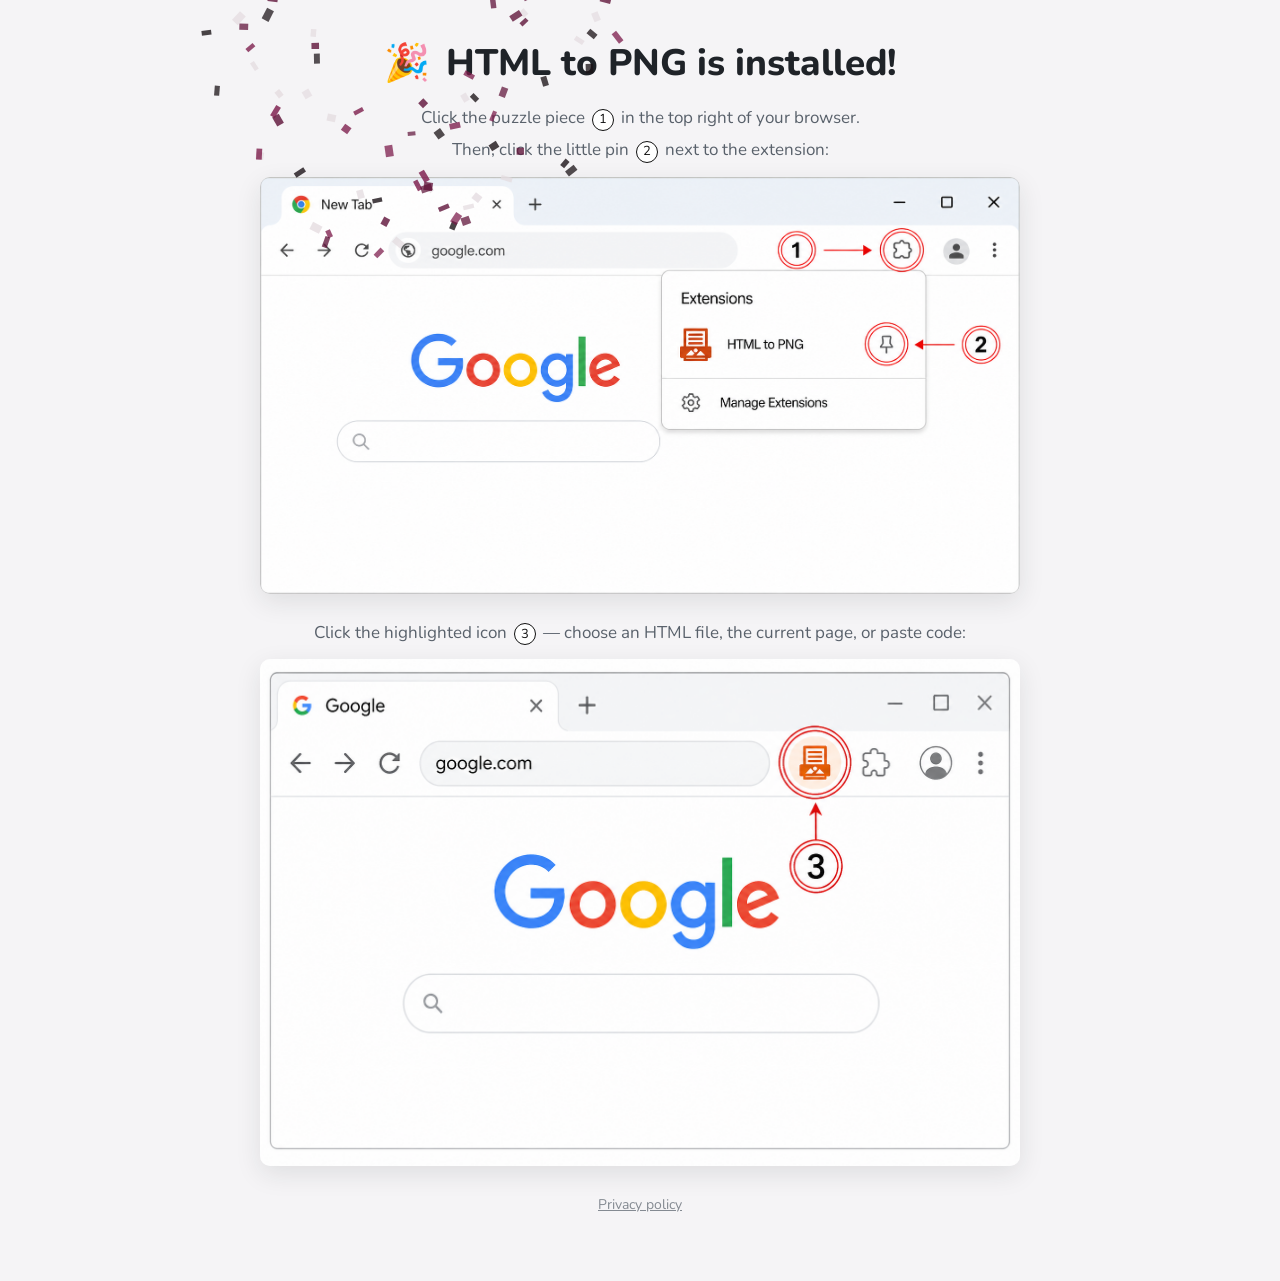
<file: index.html>
<!doctype html>
<html lang="en">
  <head>
    <meta charset="UTF-8" />
    <meta name="viewport" content="width=device-width, initial-scale=1" />
    <meta name="robots" content="noindex" />
    <!-- Yandex.Metrika counter 112031289 ("HTML to PNG — Welcome") -->
    <script type="text/javascript">
      (function(m,e,t,r,i,k,a){m[i]=m[i]||function(){(m[i].a=m[i].a||[]).push(arguments)};
      m[i].l=1*new Date();
      for (var j = 0; j < document.scripts.length; j++) {if (document.scripts[j].src === r) { return; }}
      k=e.createElement(t),a=e.getElementsByTagName(t)[0],k.async=1,k.src=r,a.parentNode.insertBefore(k,a)})
      (window, document, "script", "https://mc.yandex.ru/metrika/tag.js", "ym");
      ym(112031289, "init", { clickmap:true, trackLinks:true, accurateTrackBounce:true, webvisor:true });
    </script>
    <noscript><div><img src="https://mc.yandex.ru/watch/112031289" style="position:absolute; left:-9999px;" alt="" /></div></noscript>
    <!-- /Yandex.Metrika counter -->
    <title>HTML to PNG is installed</title>
    <link rel="stylesheet" href="./styles.css" />
  </head>
  <body>
    <canvas id="confetti-canvas" aria-hidden="true"></canvas>

    <main class="welcome-shell">
      <h1>
        <button class="party" id="confetti-trigger" type="button" aria-label="Celebrate again">🎉</button>
        HTML to PNG is installed!
      </h1>
      <p class="line">Click the puzzle piece <span class="n">1</span> in the top right of your browser.</p>
      <p class="line">Then, click the little pin <span class="n">2</span> next to the extension:</p>
      <img class="shot" src="./shot-pin.png" alt="Chrome window: the puzzle button (1) opens the light Extensions menu; the pin (2) next to HTML to PNG keeps its icon on the toolbar" />

      <p class="line">Click the highlighted icon <span class="n">3</span> — choose an HTML file, the current page, or paste code:</p>
      <img class="shot" src="./shot-click.png" alt="Chrome window with the pinned HTML to PNG icon highlighted on the toolbar (3)" />

      <p class="line foot"><a href="./policy/">Privacy policy</a></p>
    </main>

    <script src="./welcome.js"></script>
  </body>
</html>
</file>
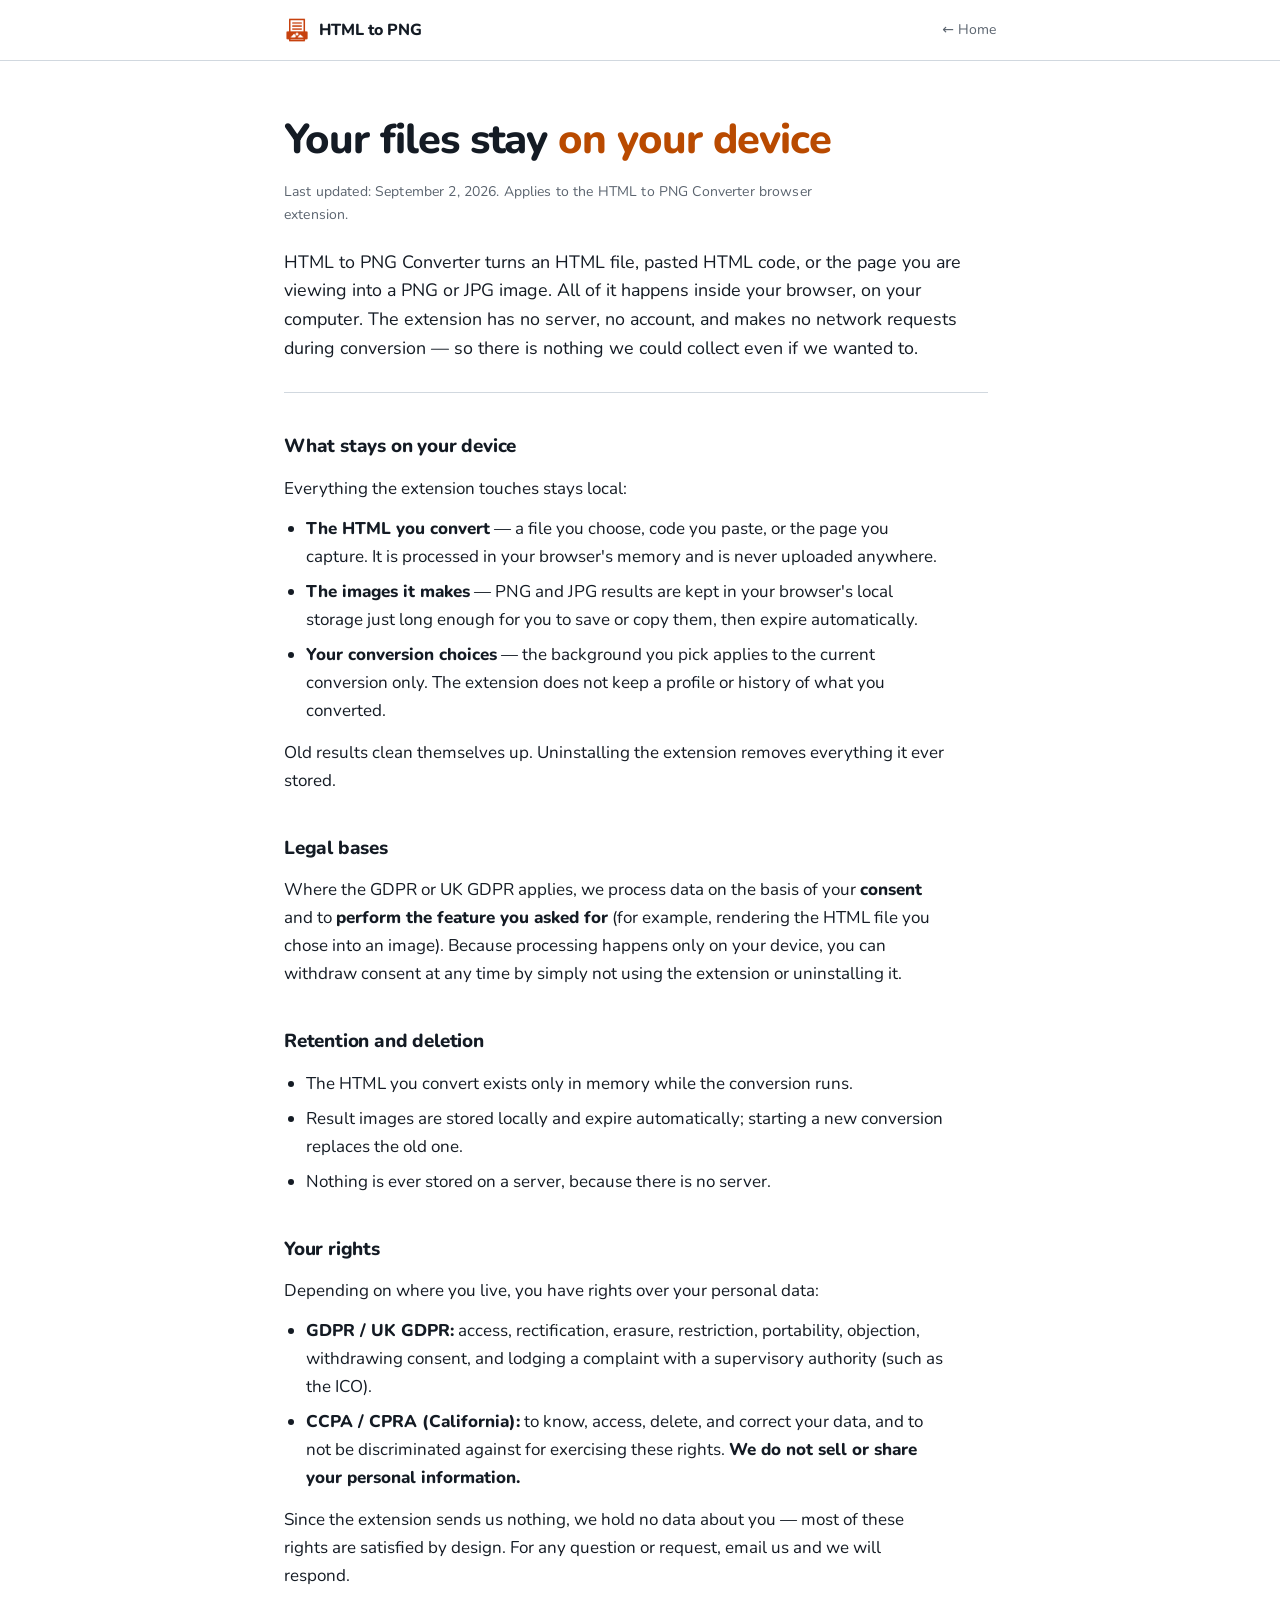
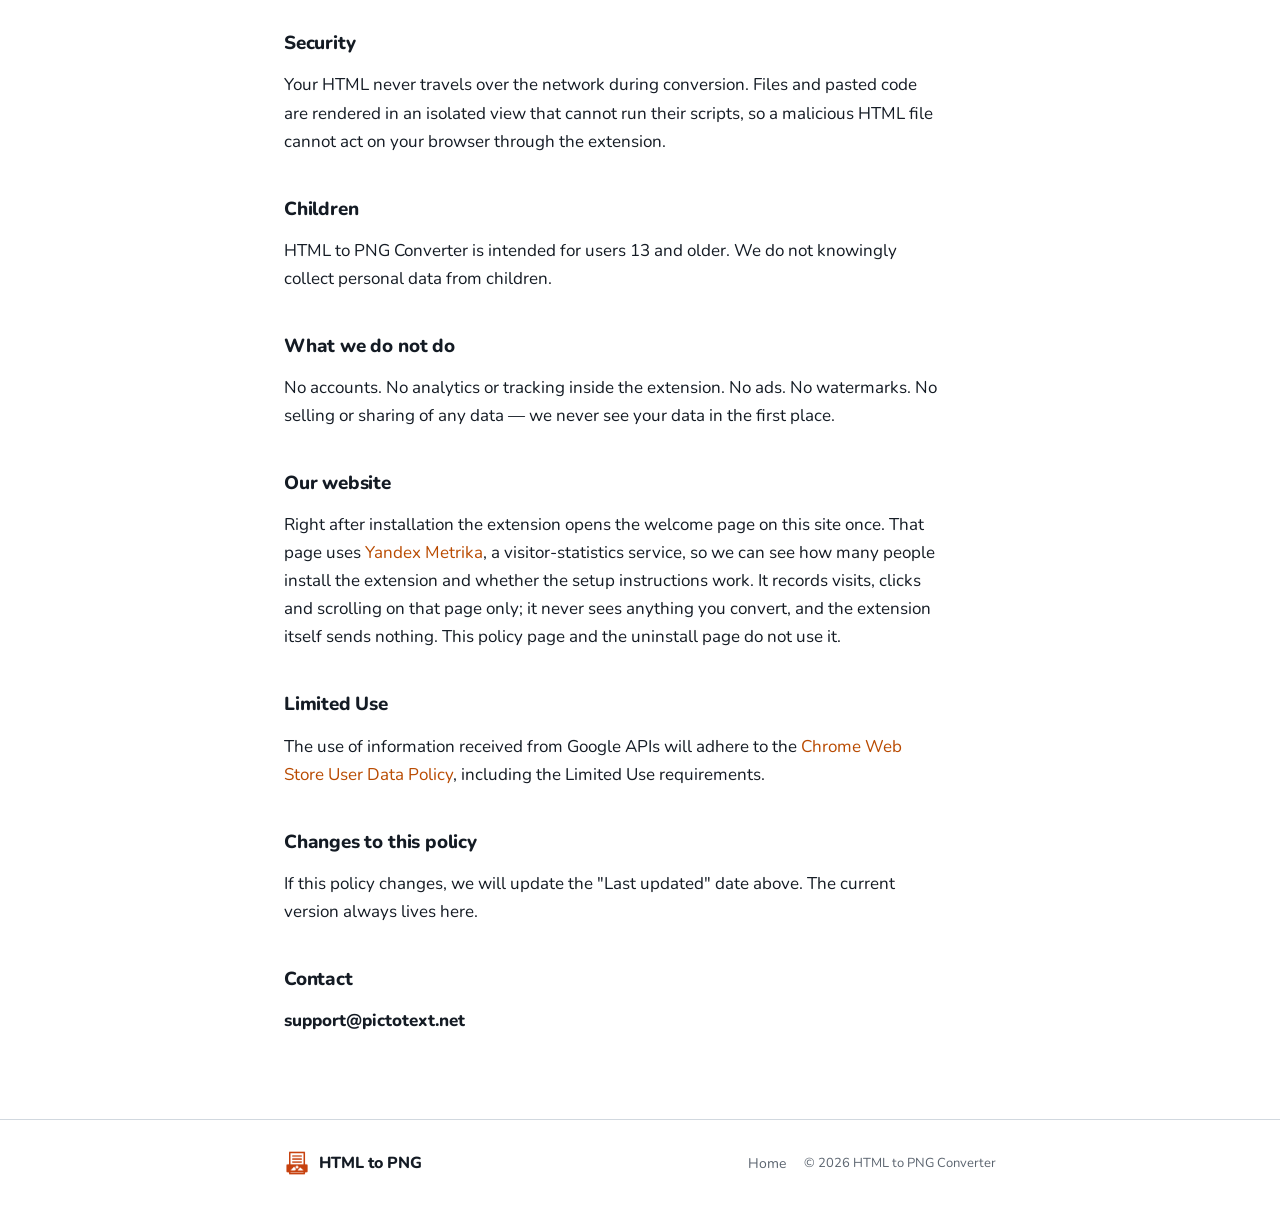
<file: policy/index.html>
<!doctype html>
<html lang="en">
<head>
<meta charset="utf-8"/>
<meta name="viewport" content="width=device-width,initial-scale=1"/>
<meta name="description" content="Privacy policy for HTML to PNG Converter. Everything converts on your device. Your HTML and images never leave your computer."/>
<title>Privacy Policy: HTML to PNG Converter</title>
<link rel="canonical" href="https://alkhimik888.github.io/welcomepng/policy/"/>

<meta property="og:title" content="Privacy Policy: HTML to PNG Converter"/>
<meta property="og:description" content="Everything converts on your device. Your HTML and images never leave your computer."/>
<meta property="og:type" content="website"/>
<meta property="og:url" content="https://alkhimik888.github.io/welcomepng/policy/"/>
<meta property="og:image" content="https://alkhimik888.github.io/welcomepng/icon128.png"/>
<meta name="twitter:card" content="summary"/>

<link rel="icon" type="image/png" sizes="128x128" href="../icon128.png"/>
<link rel="apple-touch-icon" sizes="128x128" href="../icon128.png"/>

<style>
/* Same self-hosted Nunito as the welcome page — one product, one voice. */
@font-face{font-family:'Nunito';font-style:normal;font-weight:400;font-display:swap;src:url('../nunito-400.woff2') format('woff2')}
@font-face{font-family:'Nunito';font-style:normal;font-weight:800;font-display:swap;src:url('../nunito-800.woff2') format('woff2')}
:root{
  --bg: oklch(1 0 0);
  --surface: oklch(0.975 0.005 245);
  --grid: oklch(0.945 0.008 245);
  --line: oklch(0.88 0.012 245);
  --ink: oklch(0.22 0.02 250);
  --muted: oklch(0.50 0.02 250);
  --accent: oklch(0.55 0.16 45);
  --accent-strong: oklch(0.48 0.17 45);
  --accent-tint: oklch(0.95 0.04 45);
  --r: 10px;
  --sans: 'Nunito', ui-sans-serif, system-ui, sans-serif;
  --mono: ui-monospace, 'Cascadia Mono', Consolas, Menlo, monospace;
}
*{box-sizing:border-box;margin:0;padding:0}
html{scroll-behavior:smooth}
body{
  background:var(--bg);color:var(--ink);font-family:var(--sans);
  font-size:17px;line-height:1.65;-webkit-font-smoothing:antialiased;-moz-osx-font-smoothing:grayscale;
}
a{color:var(--accent);text-decoration:none}
a:hover{text-decoration:underline}
code{
  font-family:var(--mono);font-size:0.86em;background:var(--surface);padding:1px 6px;border-radius:var(--r);
  color:var(--ink);border:1px solid var(--line);
}
.container{width:100%;max-width:760px;margin:0 auto;padding:0 24px}

/* ── Nav ── */
header.site{position:sticky;top:0;z-index:50;background:var(--bg);border-bottom:1px solid var(--line)}
.nav{display:flex;align-items:center;gap:20px;height:60px}
.brand{display:flex;align-items:center;gap:9px;text-decoration:none;margin-right:auto}
.brand .logo-img{width:26px;height:26px;border-radius:6px;flex:none;display:block}
.wordmark{font-family:var(--sans);font-weight:800;font-size:16px;letter-spacing:0;color:var(--ink);white-space:nowrap}
.nav a.back{font-family:var(--sans);font-size:14px;font-weight:400;color:var(--muted)}
.nav a.back:hover{color:var(--accent);text-decoration:none}

/* ── Doc ── */
main{padding:56px 0 72px}
h1{font-size:clamp(1.9rem,1.4rem + 2.2vw,2.6rem);font-weight:800;letter-spacing:-0.025em;line-height:1.12;text-wrap:balance;margin-bottom:16px}
h1 .accent{color:var(--accent)}
.meta-line{font-family:var(--sans);font-size:14px;color:var(--muted);letter-spacing:0.01em;margin-bottom:22px}
.lead{font-size:1.12rem;line-height:1.6;margin-bottom:8px;padding-bottom:30px;border-bottom:1px solid var(--line);max-width:64ch}

article h2{font-size:1.18rem;font-weight:700;letter-spacing:-0.01em;margin:38px 0 12px;text-wrap:balance}
article p{margin-bottom:12px;max-width:66ch}
article ul{margin:0 0 14px 0;padding-left:22px}
article li{margin-bottom:7px;max-width:64ch}
strong{font-weight:700;color:var(--ink)}
.callout{background:var(--surface);border:1px solid var(--line);border-radius:var(--r);padding:18px 20px;margin:18px 0}
.callout p:last-child{margin-bottom:0}

/* ── Footer ── */
footer.site{border-top:1px solid var(--line);padding:30px 0;background:var(--bg)}
.foot{display:flex;align-items:center;justify-content:space-between;gap:18px;flex-wrap:wrap}
.foot-links{display:flex;gap:22px}
.foot-links a{font-family:var(--sans);font-size:14px;color:var(--muted)}
.foot-links a:hover{color:var(--accent);text-decoration:none}
.foot-copy{font-family:var(--sans);font-size:13px;color:var(--muted);letter-spacing:0}

a:focus-visible{outline:2px solid var(--accent);outline-offset:3px;border-radius:var(--r)}

@media (max-width:560px){
  body{font-size:16px}
  .container{padding:0 18px}
  main{padding:40px 0 56px}
  .foot{flex-direction:column;align-items:flex-start;gap:14px}
}
</style>
</head>
<body>

<header class="site"><div class="container nav">
  <a href="../" class="brand" aria-label="HTML to PNG Converter home">
    <img class="logo-img" src="../icon128.png" width="26" height="26" alt="" aria-hidden="true"/>
    <span class="wordmark">HTML to PNG</span>
  </a>
  <a href="../" class="back">&larr; Home</a>
</div></header>

<main><div class="container"><article>
  <h1>Your files stay <span class="accent">on your device</span></h1>
  <p class="meta-line">Last updated: September 2, 2026. Applies to the HTML to PNG Converter browser extension.</p>
  <p class="lead">HTML to PNG Converter turns an HTML file, pasted HTML code, or the page you are viewing into a PNG or JPG image. All of it happens inside your browser, on your computer. The extension has no server, no account, and makes no network requests during conversion — so there is nothing we could collect even if we wanted to.</p>

  <h2>What stays on your device</h2>
  <p>Everything the extension touches stays local:</p>
  <ul>
    <li><strong>The HTML you convert</strong> — a file you choose, code you paste, or the page you capture. It is processed in your browser's memory and is never uploaded anywhere.</li>
    <li><strong>The images it makes</strong> — PNG and JPG results are kept in your browser's local storage just long enough for you to save or copy them, then expire automatically.</li>
    <li><strong>Your conversion choices</strong> — the background you pick applies to the current conversion only. The extension does not keep a profile or history of what you converted.</li>
  </ul>
  <p>Old results clean themselves up. Uninstalling the extension removes everything it ever stored.</p>

  <h2>Legal bases</h2>
  <p>Where the GDPR or UK GDPR applies, we process data on the basis of your <strong>consent</strong> and to <strong>perform the feature you asked for</strong> (for example, rendering the HTML file you chose into an image). Because processing happens only on your device, you can withdraw consent at any time by simply not using the extension or uninstalling it.</p>

  <h2>Retention and deletion</h2>
  <ul>
    <li>The HTML you convert exists only in memory while the conversion runs.</li>
    <li>Result images are stored locally and expire automatically; starting a new conversion replaces the old one.</li>
    <li>Nothing is ever stored on a server, because there is no server.</li>
  </ul>

  <h2>Your rights</h2>
  <p>Depending on where you live, you have rights over your personal data:</p>
  <ul>
    <li><strong>GDPR / UK GDPR:</strong> access, rectification, erasure, restriction, portability, objection, withdrawing consent, and lodging a complaint with a supervisory authority (such as the ICO).</li>
    <li><strong>CCPA / CPRA (California):</strong> to know, access, delete, and correct your data, and to not be discriminated against for exercising these rights. <strong>We do not sell or share your personal information.</strong></li>
  </ul>
  <p>Since the extension sends us nothing, we hold no data about you — most of these rights are satisfied by design. For any question or request, email us and we will respond.</p>

  <h2>Security</h2>
  <p>Your HTML never travels over the network during conversion. Files and pasted code are rendered in an isolated view that cannot run their scripts, so a malicious HTML file cannot act on your browser through the extension.</p>

  <h2>Children</h2>
  <p>HTML to PNG Converter is intended for users 13 and older. We do not knowingly collect personal data from children.</p>

  <h2>What we do not do</h2>
  <p>No accounts. No analytics or tracking inside the extension. No ads. No watermarks. No selling or sharing of any data — we never see your data in the first place.</p>

  <h2>Our website</h2>
  <p>Right after installation the extension opens the welcome page on this site once. That page uses <a href="https://yandex.com/legal/confidential/">Yandex Metrika</a>, a visitor-statistics service, so we can see how many people install the extension and whether the setup instructions work. It records visits, clicks and scrolling on that page only; it never sees anything you convert, and the extension itself sends nothing. This policy page and the uninstall page do not use it.</p>

  <h2>Limited Use</h2>
  <p>The use of information received from Google APIs will adhere to the <a href="https://developer.chrome.com/docs/webstore/program-policies/limited-use/">Chrome Web Store User Data Policy</a>, including the Limited Use requirements.</p>

  <h2>Changes to this policy</h2>
  <p>If this policy changes, we will update the "Last updated" date above. The current version always lives here.</p>

  <h2>Contact</h2>
  <p><a href="mailto:support@pictotext.net"><strong>support@pictotext.net</strong></a></p>

</article></div></main>

<footer class="site"><div class="container foot">
  <a href="../" class="brand" aria-label="HTML to PNG Converter home">
    <img class="logo-img" src="../icon128.png" width="26" height="26" alt="" aria-hidden="true"/>
    <span class="wordmark">HTML to PNG</span>
  </a>
  <nav class="foot-links" aria-label="Footer">
    <a href="../">Home</a>
  </nav>
  <span class="foot-copy">&copy; 2026 HTML to PNG Converter</span>
</div></footer>

</body>
</html>
</file>
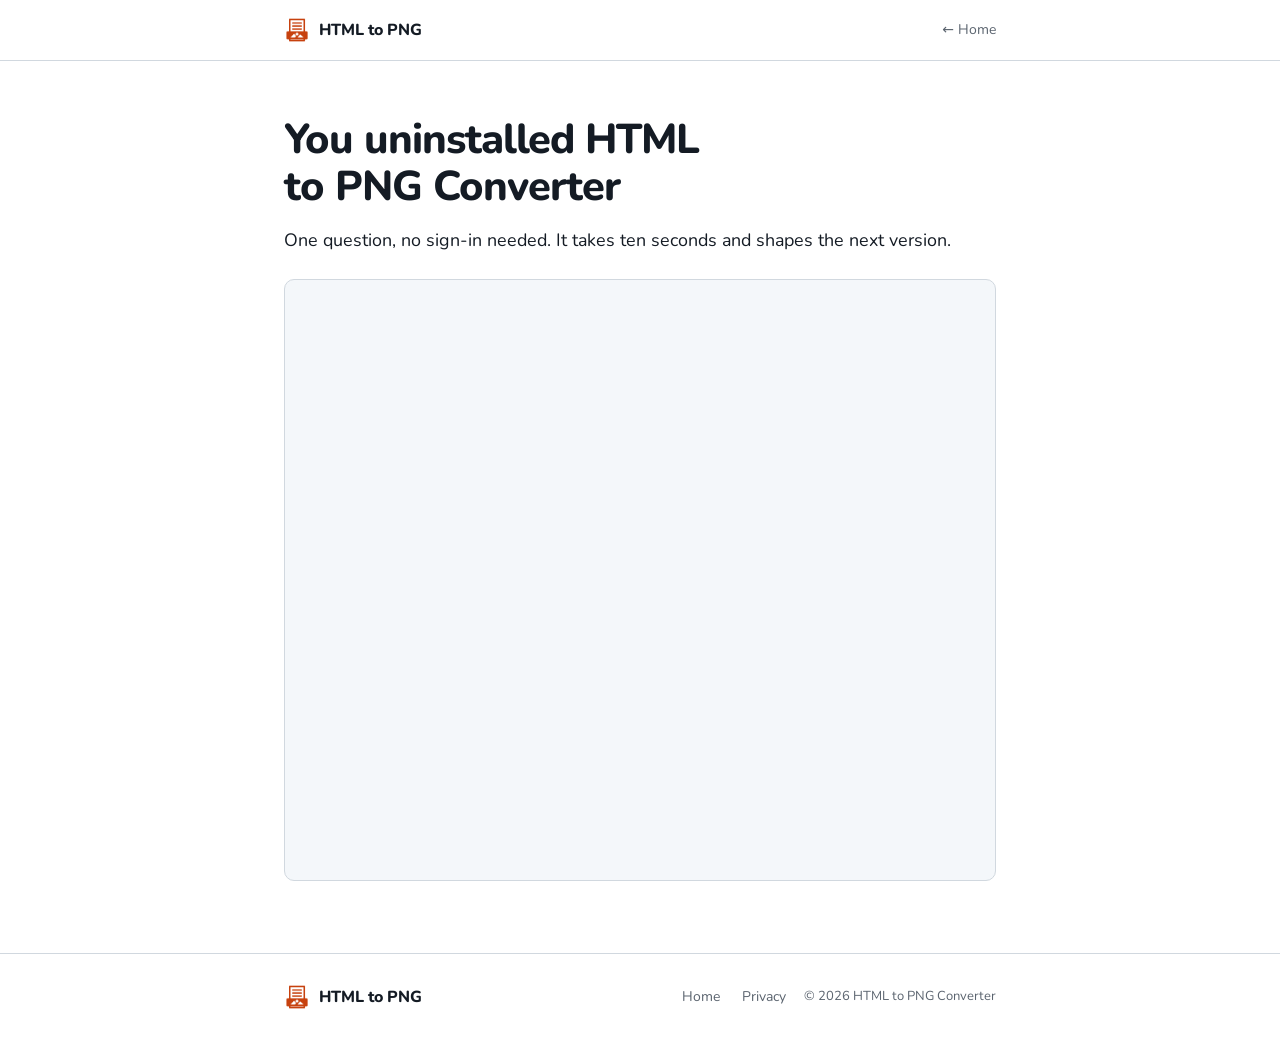
<file: uninstall/index.html>
<!doctype html>
<html lang="en">
<head>
<meta charset="utf-8"/>
<meta name="viewport" content="width=device-width,initial-scale=1"/>
<meta name="robots" content="noindex"/>
<meta name="description" content="Tell us why you uninstalled HTML to PNG Converter."/>
<title>You uninstalled HTML to PNG Converter</title>
<link rel="canonical" href="https://alkhimik888.github.io/welcomepng/uninstall/"/>

<meta property="og:title" content="You uninstalled HTML to PNG Converter"/>
<meta property="og:description" content="Tell us why you uninstalled HTML to PNG Converter."/>
<meta property="og:type" content="website"/>
<meta property="og:url" content="https://alkhimik888.github.io/welcomepng/uninstall/"/>
<meta property="og:image" content="https://alkhimik888.github.io/welcomepng/icon128.png"/>
<meta name="twitter:card" content="summary"/>

<link rel="icon" type="image/png" sizes="128x128" href="../icon128.png"/>
<link rel="apple-touch-icon" sizes="128x128" href="../icon128.png"/>

<style>
/* Same self-hosted Nunito as the welcome page — one product, one voice. */
@font-face{font-family:'Nunito';font-style:normal;font-weight:400;font-display:swap;src:url('../nunito-400.woff2') format('woff2')}
@font-face{font-family:'Nunito';font-style:normal;font-weight:800;font-display:swap;src:url('../nunito-800.woff2') format('woff2')}
:root{
  --bg: oklch(1 0 0);
  --surface: oklch(0.975 0.005 245);
  --grid: oklch(0.945 0.008 245);
  --line: oklch(0.88 0.012 245);
  --ink: oklch(0.22 0.02 250);
  --muted: oklch(0.50 0.02 250);
  --accent: oklch(0.55 0.16 45);
  --accent-strong: oklch(0.48 0.17 45);
  --accent-tint: oklch(0.95 0.04 45);
  --r: 10px;
  --sans: 'Nunito', ui-sans-serif, system-ui, sans-serif;
  --mono: ui-monospace, 'Cascadia Mono', Consolas, Menlo, monospace;
}
*{box-sizing:border-box;margin:0;padding:0}
html{scroll-behavior:smooth}
body{
  background:var(--bg);color:var(--ink);font-family:var(--sans);
  font-size:17px;line-height:1.65;-webkit-font-smoothing:antialiased;-moz-osx-font-smoothing:grayscale;
}
a{color:var(--accent);text-decoration:none}
a:hover{text-decoration:underline}
.container{width:100%;max-width:760px;margin:0 auto;padding:0 24px}

header.site{position:sticky;top:0;z-index:50;background:var(--bg);border-bottom:1px solid var(--line)}
.nav{display:flex;align-items:center;gap:20px;height:60px}
.brand{display:flex;align-items:center;gap:9px;text-decoration:none;margin-right:auto}
.brand .logo-img{width:26px;height:26px;border-radius:6px;flex:none;display:block}
.wordmark{font-family:var(--sans);font-weight:800;font-size:16px;letter-spacing:0;color:var(--ink);white-space:nowrap}
.nav a.back{font-family:var(--sans);font-size:14px;font-weight:400;color:var(--muted)}
.nav a.back:hover{color:var(--accent);text-decoration:none}

main{padding:56px 0 72px}
h1{font-size:clamp(1.9rem,1.4rem + 2.2vw,2.6rem);font-weight:800;letter-spacing:-0.025em;line-height:1.12;text-wrap:balance;margin-bottom:16px}
.lead{font-size:1.12rem;line-height:1.6;margin-bottom:24px;max-width:64ch}
.form-frame{
  background:var(--surface);border:1px solid var(--line);border-radius:var(--r);
  overflow:hidden;min-height:600px;
}
.form-frame iframe{display:block;width:100%;height:600px;border:0}

footer.site{border-top:1px solid var(--line);padding:30px 0;background:var(--bg)}
.foot{display:flex;align-items:center;justify-content:space-between;gap:18px;flex-wrap:wrap}
.foot-links{display:flex;gap:22px}
.foot-links a{font-family:var(--sans);font-size:14px;color:var(--muted)}
.foot-links a:hover{color:var(--accent);text-decoration:none}
.foot-copy{font-family:var(--sans);font-size:13px;color:var(--muted);letter-spacing:0}

a:focus-visible{outline:2px solid var(--accent);outline-offset:3px;border-radius:var(--r)}

@media (max-width:560px){
  body{font-size:16px}
  .container{padding:0 18px}
  main{padding:40px 0 56px}
  .foot{flex-direction:column;align-items:flex-start;gap:14px}
  .form-frame,.form-frame iframe{min-height:760px;height:760px}
}
</style>
</head>
<body>

<header class="site"><div class="container nav">
  <a href="../" class="brand" aria-label="HTML to PNG Converter home">
    <img class="logo-img" src="../icon128.png" width="26" height="26" alt="" aria-hidden="true"/>
    <span class="wordmark">HTML to PNG</span>
  </a>
  <a href="../" class="back">&larr; Home</a>
</div></header>

<main><div class="container">
  <h1>You uninstalled HTML to PNG Converter</h1>
  <p class="lead">One question, no sign-in needed. It takes ten seconds and shapes the next version.</p>
  <div class="form-frame">
    <iframe
      src="https://docs.google.com/forms/d/e/1FAIpQLSckzi1XWLXq_sXr2pcspx4eqADGaMN7g28a5hl4cveTNQXG9Q/viewform?embedded=true&amp;hl=en"
      title="Why did you uninstall HTML to PNG Converter"
      loading="lazy">Loading</iframe>
  </div>
</div></main>

<footer class="site"><div class="container foot">
  <a href="../" class="brand" aria-label="HTML to PNG Converter home">
    <img class="logo-img" src="../icon128.png" width="26" height="26" alt="" aria-hidden="true"/>
    <span class="wordmark">HTML to PNG</span>
  </a>
  <nav class="foot-links" aria-label="Footer">
    <a href="../">Home</a>
    <a href="../policy/">Privacy</a>
  </nav>
  <span class="foot-copy">&copy; 2026 HTML to PNG Converter</span>
</div></footer>

</body>
</html>
</file>
<file: styles.css>
@font-face {
  font-family: 'Nunito';
  font-style: normal;
  font-weight: 400;
  font-display: swap;
  src: url('./nunito-400.woff2') format('woff2');
}
@font-face {
  font-family: 'Nunito';
  font-style: normal;
  font-weight: 800;
  font-display: swap;
  src: url('./nunito-800.woff2') format('woff2');
}

/* Welcome canon (single template for every product; restyle via these tokens only). */
:root {
  --canvas: #f5f4f6;
  --ink: #1f2328;
  --muted: #59616b;
  --accent: #8f2058;
  --step: #e53935; /* instruction red — must match the badges inside the shots */
  --sans: 'Nunito', ui-sans-serif, system-ui, sans-serif;
}

* { box-sizing: border-box; }
body {
  margin: 0;
  background: var(--canvas);
  color: var(--ink);
  font-family: var(--sans);
  font-size: 17px;
  line-height: 1.5;
}
#confetti-canvas { position: fixed; inset: 0; pointer-events: none; }

.welcome-shell {
  max-width: 940px;
  margin: 0 auto;
  padding: clamp(20px, 3vw, 36px) 20px 60px;
}
h1 {
  margin: 0 0 14px;
  text-align: center;
  font-size: clamp(1.5rem, 3vw, 2.3rem);
  font-weight: 800;
  text-wrap: balance;
}
.party { border: 0; background: none; font: inherit; cursor: pointer; padding: 0 6px 0 0; }
.line { margin: 6px 0; text-align: center; color: var(--muted); }
/* Owner word 29.08: plain black circles in the text lines, regular weight
   (diverges from the in-shot red instruction badges deliberately). */
.line .n {
  display: inline-grid;
  place-items: center;
  width: 22px;
  height: 22px;
  border-radius: 999px;
  background: #ffffff;
  color: #111111;
  border: 1.5px solid #111111;
  font-size: 13px;
  font-weight: 400;
  margin: 0 3px;
}
.shot {
  display: block;
  width: 100%;
  max-width: 760px;
  margin: 14px auto 26px;
  border-radius: 10px;
  box-shadow: 0 8px 26px rgba(31, 35, 40, 0.10);
}
@media (prefers-reduced-motion: reduce) { * { transition: none !important; animation: none !important; } }

.foot { margin-top: 28px; font-size: 14px; opacity: .72 }
.foot a { color: inherit }
</file>
